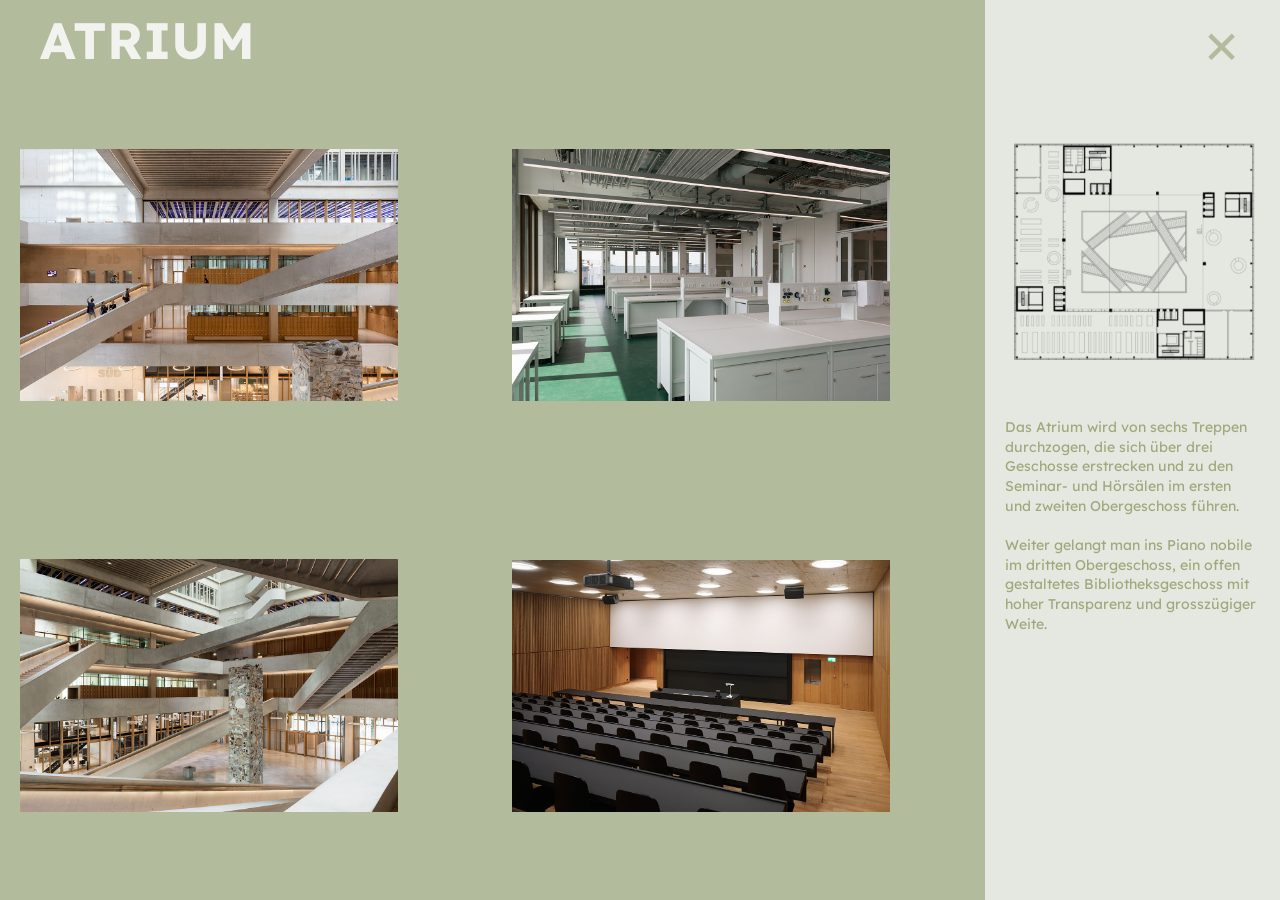
<file: Atrium.html>
<!DOCTYPE html>
<html lang="de">
<head>
  <meta charset="UTF-8">
  <meta name="viewport" content="width=device-width, initial-scale=1.0">
  <title>Atrium</title>
  <link rel="stylesheet" href="assets/css/style.css">
  <style>
@import url('https://fonts.googleapis.com/css2?family=Lexend:wght@100..900&family=Playfair+Display:ital,wght@0,400..900;1,400..900&display=swap');
</style>
</head>

<body>
  <section class="atriumseite">
    <p class="atrium_titel lexend-700">ATRIUM</p>

   <div class="atrium_images">
      <a class= "cell1"><img src="/assets/images/0275_Atrium_MvdB_gross.jpg" class="atrium_img" alt="" /></a>
      <a class= "cell2"><img src="/assets/images/0275_Labor_HLS_AH_gross.jpg" class="atrium_img" alt="" /></a>
      <a class= "cell3"><img src="/assets/images/0275_Atrium_AH_gross.jpg" class="atrium_img" alt="" /></a>
      <a class= "cell4"><img src="/assets/images/0275_Hoersaal_AH_gross.jpg" class="atrium_img" alt="" /></a>
    </div>

    <div class="right_side">
      <img src="/assets/planel/0275_3OG_Bibliothek_gross2.png" class="atrium_plan" alt="" />
      <p class="atrium_text lexend-400">Das Atrium wird von sechs Treppen durchzogen, die sich über drei Geschosse erstrecken und zu den Seminar- und Hörsälen im ersten und zweiten Obergeschoss führen. 
        <br> <br>Weiter gelangt man ins Piano nobile im dritten Obergeschoss, ein offen gestaltetes Bibliotheksgeschoss mit hoher Transparenz und grosszügiger Weite.</p>
    </div>
  </section>
<a href="index.html#bilder_bereiche" class="close_btn" aria-label="Zurück">×</a>

</body>
</html>
</file>
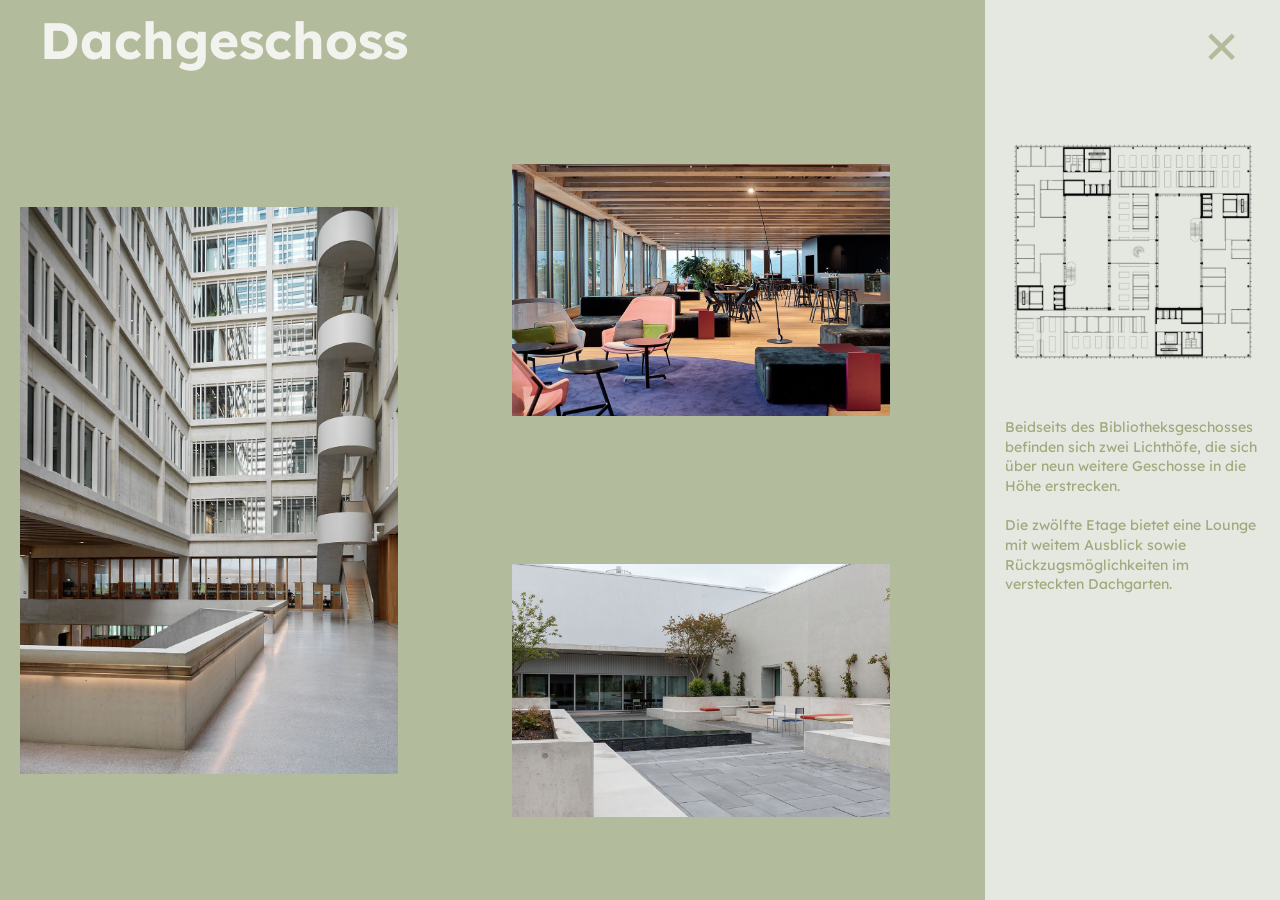
<file: Dach.html>
<!DOCTYPE html>
<html lang="de">
<head>
  <meta charset="UTF-8">
  <meta name="viewport" content="width=device-width, initial-scale=1.0">
  <title>Dach</title>
  <link rel="stylesheet" href="assets/css/style.css">
  <style>
@import url('https://fonts.googleapis.com/css2?family=Lexend:wght@100..900&family=Playfair+Display:ital,wght@0,400..900;1,400..900&display=swap');
</style>
</head>

<body>
  <section class="dachseite">
    <p class="dach_titel lexend-700">Dachgeschoss</p>

   <div class="dach_images">
       <a class="cell01"><img src="/assets/images/0275_Lichthof_AH_gross2.jpg" class="dach_img" alt="" /></a>
       <a class="cell02"><img src="/assets/images/0275_OG12_Lounge_MN_gross2.jpg" class="dach_img" alt="" /></a>
       <a class="cell03"><img src="/assets/images/0275_Dachgarten_AH_gross.jpg" class="dach_img" alt="" /></a>
    </div>

    <div class="dach_right_side">
      <img src="/assets/planel/0275_5OG_HLS_gross2.png" class="dach_plan" alt="" />
      <p class="dach_text lexend-400">Beidseits des Bibliotheksgeschosses befinden sich zwei Lichthöfe, die sich über neun weitere Geschosse in die Höhe erstrecken. 
        <br> <br>Die zwölfte Etage bietet eine Lounge mit weitem Ausblick sowie Rückzugsmöglichkeiten im versteckten Dachgarten.</p>
    </div>
  </section>
<a href="index.html#bilder_bereiche" class="close_btn" aria-label="Zurück">×</a>

</body>
</html>
</file>
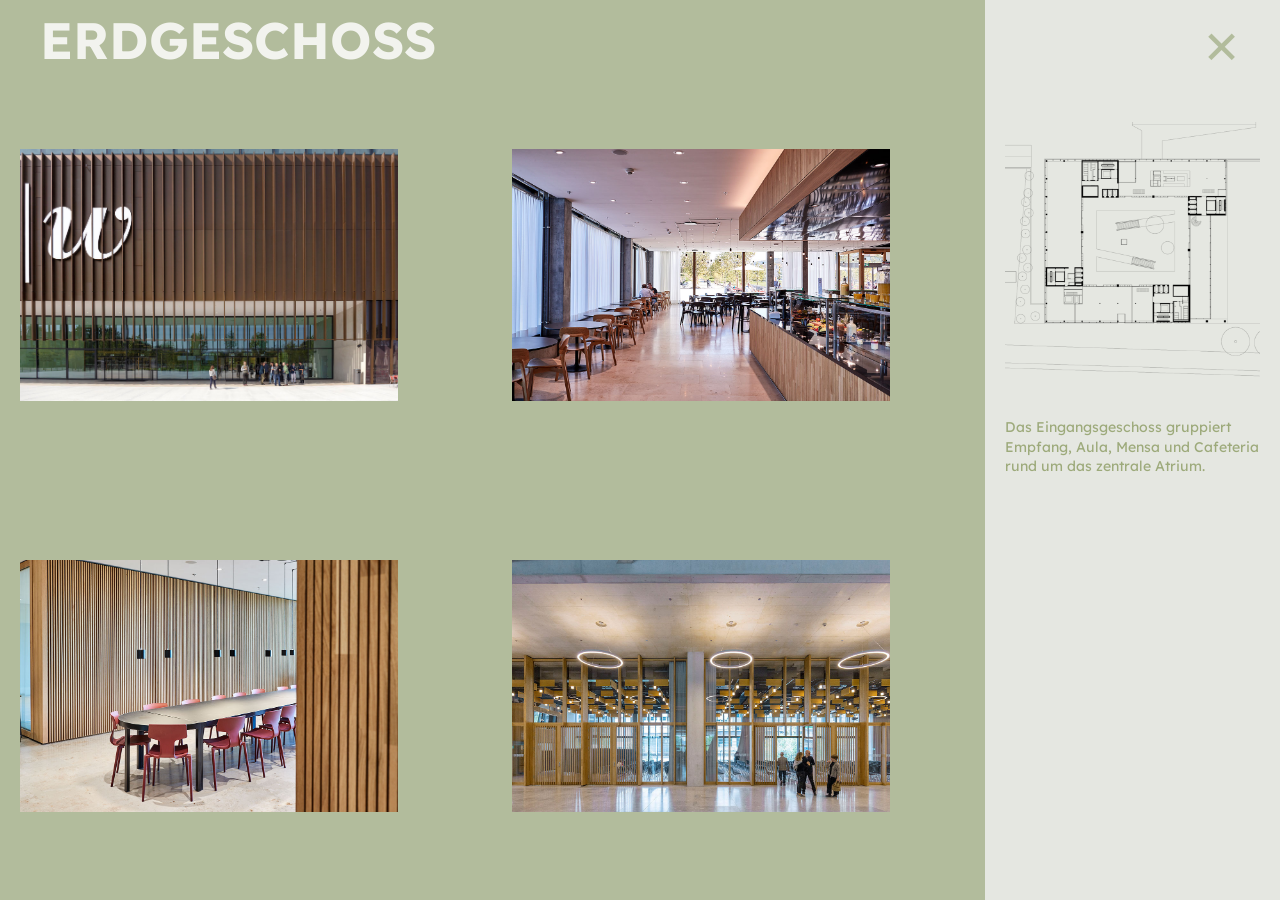
<file: ERDGESCHOSS.html>
<!DOCTYPE html>
<html lang="de">
<head>
  <meta charset="UTF-8">
  <meta name="viewport" content="width=device-width, initial-scale=1.0">
  <title>ERDGESCHOSS</title>
  <link rel="stylesheet" href="assets/css/style.css">
  <style>
@import url('https://fonts.googleapis.com/css2?family=Lexend:wght@100..900&family=Playfair+Display:ital,wght@0,400..900;1,400..900&display=swap');
</style>
</head>

<body>
  <section class="atriumseite">
    <p class="atrium_titel lexend-700">ERDGESCHOSS</p>

   <div class="atrium_images">
      <a class= "cell1"><img src="/assets/images/0275_aussen_Eingang_MvdB_gross.jpg" class="atrium_img" alt="" /></a>
      <a class= "cell2"><img src="/assets/images/0275_EG_Cafeteria_MN_gross.jpg" class="atrium_img" alt="" /></a>
      <a class= "cell3"><img src="/assets/images/0275_Vorzimmer_MN_gross.jpg" class="atrium_img" alt="" /></a>
      <a class= "cell4"><img src="/assets/images/0275_EG_Aula_MvdB_gross.jpg" class="atrium_img" alt="" /></a>
    </div>

    <div class="right_side">
      <img src="/assets/planel/0275_EG_gross.png" class="atrium_plan" alt="" />
      <p class="atrium_text lexend-400">Das Eingangsgeschoss gruppiert Empfang, Aula, Mensa und Cafeteria rund um das zentrale Atrium.</p>
    </div>
  </section>
<a href="index.html#bilder_bereiche" class="close_btn" aria-label="Zurück">×</a>

</body>
</html>
</file>
<file: assets/css/style.css>
body{
  margin:0;
  padding:0;
}


.lexend-700 {
  font-family: "Lexend", sans-serif;
  font-optical-sizing: auto;
  font-weight: 700;
  font-style: normal;
}

.lexend-400 {
  font-family: "Lexend", sans-serif;
  font-optical-sizing: auto;
  font-weight: 400;
  font-style: normal;
}

#hero{
  position: relative;
  display:grid;

  grid-template-columns: 1fr 2fr 1fr;
 grid-template-rows: 1fr 36vh;
  height: 100vh; 
}

.leftcol{
  background-image: url("../images/0275_Lichthof_AH_gross.jpg");
  background-size: cover;
  background-position: top right;
  grid-column: 1/2;
  grid-row:1/3;
  opacity: 0.3;
}

.centercol  {
  background-image: url("../images/0275_aussen_Park_AH_gross.jpg");
  background-size: cover;
  background-position: top;
  grid-column: 2/3;
  grid-row:1/3;
}

.rightcol{
  background-image: url("../images/0275_Lichthof_Treppe_AH_gross.jpg");
  background-size: cover;
  background-position: top middle;
  grid-column: 3/4;
  grid-row:1/3;
  opacity: 0.3;
}

.logo_color{
  grid-column: 3 / 4; 
  grid-row: 1 / 2; 

  align-self: start;
  justify-self: end;

  position: relative;
  z-index: 10;    

  background-image: url("../images/pool copy.svg");
  background-repeat: no-repeat;
  background-position: right top;

  width:100px;
  height:200px; 
  margin-top: 10px;
  margin-right: 20px;
}

.muttenz {
  grid-column: 2/3;
  grid-row: 2/3;
  text-align: center;
  color: rgb(255, 255, 255);
  font-size: 11vw;
  transform: scale(1.4);
}

.campus {
  grid-column: 1/2;
  grid-row: 1/3;
  color: rgb(178, 188, 156);
  font-size:5vw;
  writing-mode:sideways-lr;
  z-index: 5;
  padding-bottom:11vh;
  padding-right: 12vh;
  justify-self: end;
}

@media (max-width: 768px){
  #hero{
    height: 70svh;         
    grid-template-rows: 1fr 30%;
  }
  .muttenz{
    font-size: 15vw;
    transform: scale(1.2);
  }
  .campus{
    font-size: 7vw;
    padding-bottom: 6.8vh;
    padding-right: 4vh;
  }
}

/* Allg Infos zu gebäude*/
.content {
  background-color: rgba(178, 188, 156, 0.6); /* bleibt */
  display: grid;
  grid-template-columns: 1fr 2fr 1fr;
  grid-template-rows: 5% 65% 30%;
  height: 100vh;
  margin-top: 0%;
}

.space {
  grid-column:1/4;
  grid-row: 1/2;
  padding-bottom: 0;
  background-color: rgb(178, 188, 156,0.6);
  
}

/* Planel rotation*/
.main{
  background-image:url("../planel/0275_Schnitt02_gross.png");
  background-size:contain;
  background-repeat:no-repeat;
  background-position:center;  
  width: 80%;
  grid-column:2/3;
  grid-row: 2/3;
  justify-self: center;
 
}

/* text bei planel */
.caption{
  grid-column: 2/3;
  grid-row:3/4;
  margin-top: 0%;
  color:rgb(255, 255, 255);
  background: rgb(178, 188, 156);
  font-size: 1.2vw;
  display: grid;
  place-items: center;
  width: 100%;
  height: auto;
  box-sizing: border-box;
  padding: 0;
  padding-left: 10px;
  margin: 0;
}

@media (max-width: 768px){
  .content{
    height: 50vh;
    grid-template-rows: 5% 65% 30%; 
     padding-bottom: 5%;
  }
  /* optional: damit Bild + Text in weniger Höhe gut passen */
  .main{ width: 95%; }
  .caption{ font-size: 1.4vw; padding: 2%;}
}

/* 3 Bildergalerie */
.bereiche{
  background-color: rgb(178, 188, 156,0.6);
  margin:0px;

  display:grid;
  grid-template-columns:1fr 1fr 1fr;
  width: 100%;
  height: 100vh; 
  place-items: center;
}

/* Bildergalerie */
.box {
  position: relative;
  width: 80%;
  height: clamp(220px, 60vh, 700px);
  min-height: 70%;
  overflow: hidden;
  background-color: rgb(178, 188, 156);
  
}

/* Bilder */
.box__img {
  width: 100%;
  height: auto;
  
  position: absolute;
  bottom: 0; 
}

/* Hover Effekt */
.box:hover {
  transform: scale(1.05);
}

/* Titel von Box*/
.box span {
  position: absolute;
  top: 10px;
  left: 0;
  width: 100%;
  text-align: left;
  padding-left: 5%;

  color: white;
  font-size: 2vw;
  font-weight: bold;

  /* wichtig: kein translate mehr nötig */
  transform: none;
}

/* Projekt*/
.project {
  display: flex;
  justify-content: center;
  height: 8vh;
  background-color: rgba(178, 188, 156, 0.6);
}

@media (max-width: 768px){
  .bereiche{
    grid-template-columns: 1fr 1fr 1fr;
    height: auto;
    min-height: 40vh;
  }

  .box{
    width: 90%;
    height: clamp(240px, 30vh, 420px)
  }

  .box span{
    font-size: 2.5vw;
  }
}

/* Knopf für projekt*/
.project__button {
  background-color: rgb(178, 188, 156);
  width: 94%;
  height: 9vh;

  display: flex;
  align-items: center;

  border: none;
  outline: none;
  cursor: pointer;
}

/* Titel für projekt*/
.project__title {
  color: white;
  font-size: 1.6vw;
  font-weight: bold;
  margin-left: 20px;
}

/* Pfeil für Projekt*/
.project__arrow {
  margin-left: auto;
  margin-right: 20px;
  color: white;
  transition: transform 0.3s ease;
}

/* Pfeil drehen */
.project__button.open .project__arrow {
  transform: rotate(180deg);
}

.project__content {
  display: none;
  width: 100%;
  justify-content: center; 
  background-color: rgba(178, 188, 156, 0.6);
  color: white;  
}

.project__content.active{
  display: flex;
  justify-content: center; 
}
.project__content-inner {
  background-color: rgba(188, 183, 156, 0.4);
  width: 94%;
  padding: 20px 0;
}

.project__content-inner_text {
  font-size: 1.4vw;
  margin-left: 20px;
}

@media (max-width: 768px){
  .project__button{
   height: 6vh;
  }
  .project__title{
    font-size: 2.5vw;
  }
  .project__content-inner_text{
    font-size: 2vw;
  }
 }

 .disclaimer{
  background-color: rgb(178, 188, 156, 0.7);
  color: white;
  padding-top: 20px;
  padding-bottom: 20px;
  padding-left: 40px;
  padding-right: 40px;
  font-size: 1.2vw;
  text-align: center;
 }

@media (max-width: 768px){
  .disclaimer{
    font-size: 1.6vw;
    padding: 10px;
  }
}
.space2{
  display: flex;
  background-color: rgb(178, 188, 156,0.6);
  
  height: 10vh;
  width: 100%;
  z-index:1000;
}

.futter {
background-color: rgb(178, 188, 156);
  height: auto;
  display: grid;
  grid-template-columns: 1fr 1fr;
  grid-template-rows: 0.2fr 1fr;
  
  width: 100%;
  z-index:1000;
}

.kontakt{
 grid-column: 1/2;
 grid-row: 1/2;
  margin-left: 40px;
  color: white;
  font-size: 1.2vw;
  font-weight: bold;
  margin-top: 10px;
   background-position:center;
}

.adresse{
  grid-column: 1/2;
  grid-row: 2/3;
  margin-left: 40px;
  max-width: 300px;
  color: white;
  font-size: 1vw;
  margin-top: 0px;
  background-position:center;
}

.logoG{
  grid-column: 2/3;
  grid-row: 1/3;
  background-image: url("../images/pool.svg");
  background-repeat:no-repeat;
  background-position: right;
  width:40%;
  height:auto;
  margin-right: 10px;
  justify-self:end;
}




/* Eingang und Atrium */
.atriumseite{
  height: 100vh;
  background-color: rgb(178, 188, 156);
  display: grid;
  grid-template-columns: 0.8fr 0.8fr 0.5fr;
  grid-template-rows: 80px 1fr;
  padding: 0px;
  box-sizing: border-box;
  column-gap: 20px;
}


.atrium_titel{
  grid-column: 1 / 3;
  grid-row: 1 / 2;
  margin: 0;

  color: rgba(242, 243, 238, 1);
  font-size: 4vw;
  font-weight: 700;
  padding-left: 40px;

  align-self: center;
}

/* Bilderbereich */
.atrium_images{
  grid-column: 1 / 3;
  grid-row: 2 / 3;

  height: 100%;

  display: grid;
  grid-template-columns: 1fr 1fr;
  grid-template-rows: 1fr 1fr;
  gap: 20px;

  padding-bottom: 2%;
  box-sizing: border-box;
  min-height: 0;
}

.atrium_images a{
  display: block;
  min-width: 0;
  min-height: 0;
  overflow: visible;
}

.atrium_images .atrium_img{
  width: 80%;
  height: 100%;
  display: block;

  object-fit: contain;
  object-position: center;
  padding-left: 20px;
  transition: transform 0.3s ease, opacity 0.3s ease;
  opacity: 1;
}

/*Hover */

/* gehovtes Bild */
.atrium_images a:hover .atrium_img{
  transform: scale(1.06);
  opacity: 1;
}

/* andere Bilder durchsichtig bei hover*/
.atrium_images:has(a:hover) a:not(:hover) .atrium_img{
  opacity: 0.25;
  transform: scale(1); /* explizit: keine Verkleinerung */
}

/* Rechter Bereich */
.right_side{
  grid-column: 3 / 4;
  grid-row: 1 / 3;

  background-color: rgb(229, 231, 225);

  padding: 20px;
  box-sizing: border-box;

  display: grid;
  grid-template-rows: auto 1fr; 
  gap: 15px;

  min-height: 0;
}

.atrium_plan{
  justify-self: center;
  align-self: center;

  width: 100%;
  height: auto;
  padding-top: 40%;

  max-width: 100%;
  max-height: clamp(180px, 30vh, 420px);

  object-fit: contain;
  display: block;
}

/* Text*/
.atrium_text{
  margin: 0;
  min-height: 0;
  overflow: hidden;
  padding-top: 10%;

  color: rgb(157, 170, 123);
  font-size: 1.1vw;
  line-height: 1.4;
}


/* Kreuz */
.close_btn{
  position: absolute;
  top: 10px;
  right: 40px;
 text-decoration: none;
  display: grid;
  place-items: center;
  font-size: 5vw;
  font-weight: bold;
  color: rgb(178, 188, 156);

  z-index: 5000;
}

@media (max-width: 768px){

  .atriumseite{
    height: 100vh;
    overflow: hidden;

    /* statt 3 Spalten -> 1 Spalte */
    grid-template-columns: 1fr;
    grid-template-rows: 80px 1fr auto;

    column-gap: 0;
    row-gap: 12px;
  }

  .atrium_titel{
    grid-column: 1 / 2;
    grid-row: 1 / 2;
    margin-top: 30px;
    font-size: 6vw;
  }

  .atrium_images{
    grid-column: 1 / 2;
    grid-row: 2 / 3;

    height: 100%;

    /*kein Scroll */
    padding-bottom: 0;
  }
.atrium_images .atrium_img{
  width: 95%;
  height: 100%;
  display: block;        /* wichtig für margin:auto */
  margin: 0 auto;        /* horizontal zentrieren */
  padding: 0 5px;        /* links+rechts */
  box-sizing: border-box;
  object-fit: contain;
}
  /* right_side unten und horizontal */
  .right_side{
    grid-column: 1 / 2;
    grid-row: 3 / 4;

    display: grid;
    grid-template-columns: 1fr 1.4fr; 
    grid-template-rows: 1fr;
    gap: 16px;

    align-items: center;
    min-height: 0;
  }

  .atrium_plan{
    padding-top: 0;
    max-height: 22vh; 
    width: 100%;
    justify-self: center;
    align-self: center;
  }

  .atrium_text{
    padding-top: 0; 
    margin: 0;
    font-size: 2vw;
    min-height: 0;
    overflow: hidden;
  }
  .close_btn{
  font-size: 10vw;
  color: rgb(255, 255, 255);
}
}


/* Dach */
.dachseite{
  height: 100vh;
  background-color: rgb(178, 188, 156);
  display: grid;
  grid-template-columns: 0.8fr 0.8fr 0.5fr;
  grid-template-rows: 80px 1fr;
  padding: 0px;
  box-sizing: border-box;
  column-gap: 20px;
}

.dach_titel{
  grid-column: 1 / 3;
  grid-row: 1 / 2;
  margin: 0;

  color: rgba(242, 243, 238, 1);
  font-size: 4vw;
  font-weight: 700;
  padding-left: 40px;

  align-self: center;
}

/* Bilderbereich */
.dach_images{
  grid-column: 1 / 3;
  grid-row: 2 / 3;
  padding-top: 20px;
  height: 100%;

  display: grid;
  grid-template-columns: 1fr 1fr;
  grid-template-rows: 1fr 1fr;
  gap: 20px;

  padding-bottom: 2%;
  box-sizing: border-box;
  min-height: 0;
}

.dach_images a{
  display: block;
  min-width: 0;
  min-height: 0;
  overflow: visible;
}

.dach_images .dach_img{
  width: 80%;
  height: 100%;
  display: block;

  object-fit: contain;
  object-position: center;
  padding-left: 20px;
  transition: transform 0.3s ease, opacity 0.3s ease;
  opacity: 1;
}

/* Layout Bilder */
.dach_images .cell01 { grid-column: 1 / 2; grid-row: 1 / 3; } /* links gross */
.dach_images .cell02 { grid-column: 2 / 3; grid-row: 1 / 2; } /* rechts oben */
.dach_images .cell03 { grid-column: 2 / 3; grid-row: 2 / 3; } /* rechts unten */

/*Hover */

/* gehovtes Bild */
.dach_images a:hover .dach_img{
  transform: scale(1.06);
  opacity: 1;
}

/* andere Bilder durchsichtig bei hover*/
.dach_images:has(a:hover) a:not(:hover) .dach_img{
  opacity: 0.25;
  transform: scale(1);
}

/* Rechter Bereich */
.dach_right_side{
  grid-column: 3 / 4;
  grid-row: 1 / 3;

  background-color: rgb(229, 231, 225);

  padding: 20px;
  box-sizing: border-box;

  display: grid;
  grid-template-rows: auto 1fr;
  gap: 15px;

  min-height: 0;
}

.dach_plan{
  justify-self: center;
  align-self: center;

  width: 100%;
  height: auto;
  padding-top: 40%;

  max-width: 100%;
  max-height: clamp(180px, 30vh, 420px);

  object-fit: contain;
  display: block;
}

/* Text */
.dach_text{
  margin: 0;
  min-height: 0;
  overflow: hidden;
  padding-top: 10%;

  color: rgb(157, 170, 123);
  font-size: 1.1vw;
  line-height: 1.4;
}

/* Kreuz */
/* 
.close_btn{
  position: absolute;
  top: 10px;
  right: 40px;

  display: grid;
  place-items: center;
  font-size: 5vw;
  font-weight: bold;
  color: rgb(178, 188, 156);

  z-index: 5000;
} */

@media (max-width: 768px){

  /* 1 Spalte, right_side unten */
  .dachseite{
    height: 100vh;
    overflow: hidden;

   /* statt 3 Spalten -> 1 Spalte */
    grid-template-columns: 1fr;
    grid-template-rows: 80px 1fr auto; 
    column-gap: 0;
    row-gap: 12px;
  }

  .dach_titel{
    grid-column: 1 / 2;
    grid-row: 1 / 2;
    margin-top: 30px;
    font-size: 6vw;
  }


  .dach_images{
    grid-column: 1 / 2;
    grid-row: 2 / 3;

    height: 100%;
    padding: 0 12px;
    box-sizing: border-box;
    min-height: 0;

    display: grid;
    grid-template-columns: 1fr 1fr;
    grid-template-rows: 1fr 1fr;
    gap: 12px;
  }

  .dach_images .cell01{ grid-column: 1 / 2; grid-row: 1 / 3; }
  .dach_images .cell02{ grid-column: 2 / 3; grid-row: 1 / 2; }
  .dach_images .cell03{ grid-column: 2 / 3; grid-row: 2 / 3; }

  .dach_images a{
    display: block;
    width: 100%;
    height: 100%;
    min-width: 0;
    min-height: 0;
    overflow: visible;
  }

  .dach_images .dach_img{
    width: 95%;
    height: 100%;
    display: block;
    margin: 0 auto;
    padding: 0 5px;
    box-sizing: border-box;

    object-fit: contain;
    object-position: center;
  }

  /* right_side unten und horizontal */
  .dach_right_side{
    grid-column: 1 / 2;
    grid-row: 3 / 4;

    display: grid;
    grid-template-columns: 1fr 1.4fr;
    grid-template-rows: 1fr;
    gap: 16px;

    align-items: center;
    min-height: 0;
  }

  .dach_plan{
    grid-column: 1 / 2;
    grid-row: 1 / 2;
    padding-top: 0;
    max-height: 22vh;
    width: 100%;
    justify-self: center;
    align-self: center;
  }

  .dach_text{
    grid-column: 2 / 3;
    grid-row: 1 / 2;
    margin: 0;
    padding-top: 0;
    font-size: 2vw;
    min-height: 0;
    overflow: hidden;
  }
}
</file>
